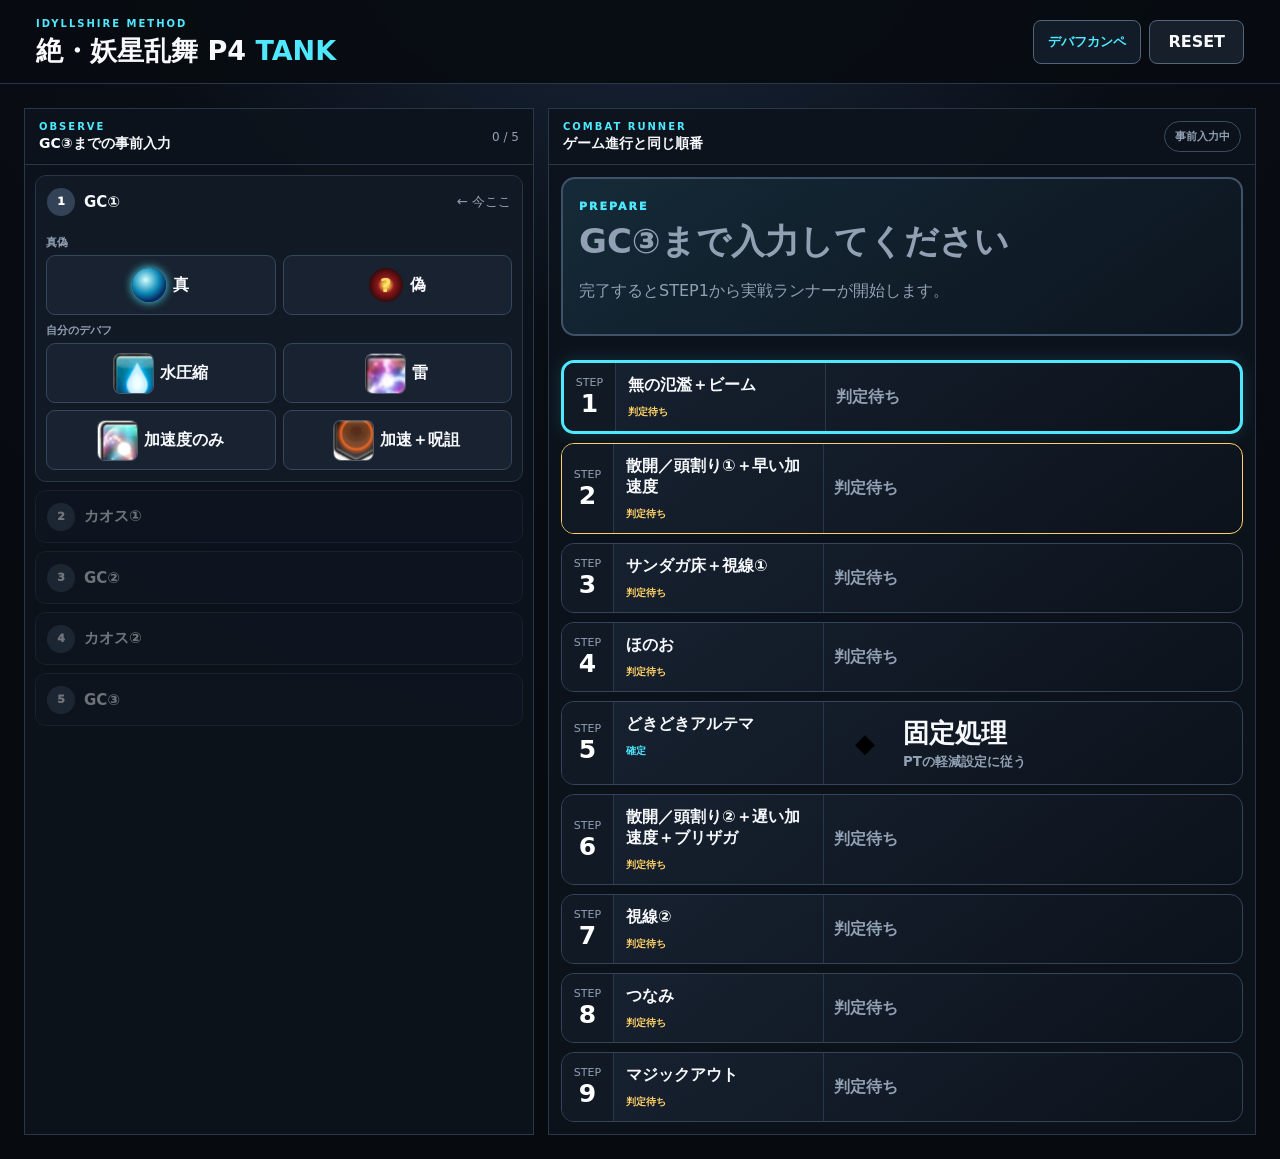
<file: index.html>
<!doctype html><html lang="ja"><head><meta charset="utf-8"><meta name="viewport" content="width=device-width,initial-scale=1"><title>絶・妖星乱舞 P4 TANK</title><link rel="stylesheet" href="styles.css"></head>
<body><header><div><span class="eyebrow">IDYLLSHIRE METHOD</span><h1>絶・妖星乱舞 P4 <b>TANK</b></h1></div><div class="header-actions"><a href="debuff-cheatsheet.html">デバフカンペ</a><button id="reset" class="reset">RESET</button></div></header>
<main><section class="input-panel"><div class="bar"><div><span>OBSERVE</span><strong>GC③までの事前入力</strong></div><div id="progress" class="progress"></div></div><div id="inputs" class="inputs"></div></section>
<section class="result-panel"><div class="bar"><div><span>COMBAT RUNNER</span><strong>ゲーム進行と同じ順番</strong></div><div id="phaseBadge" class="phase-badge">事前入力中</div></div><div id="runner" class="runner"></div><div id="timeline" class="timeline"></div></section></main>
<script src="app.js"></script></body></html>
</file>
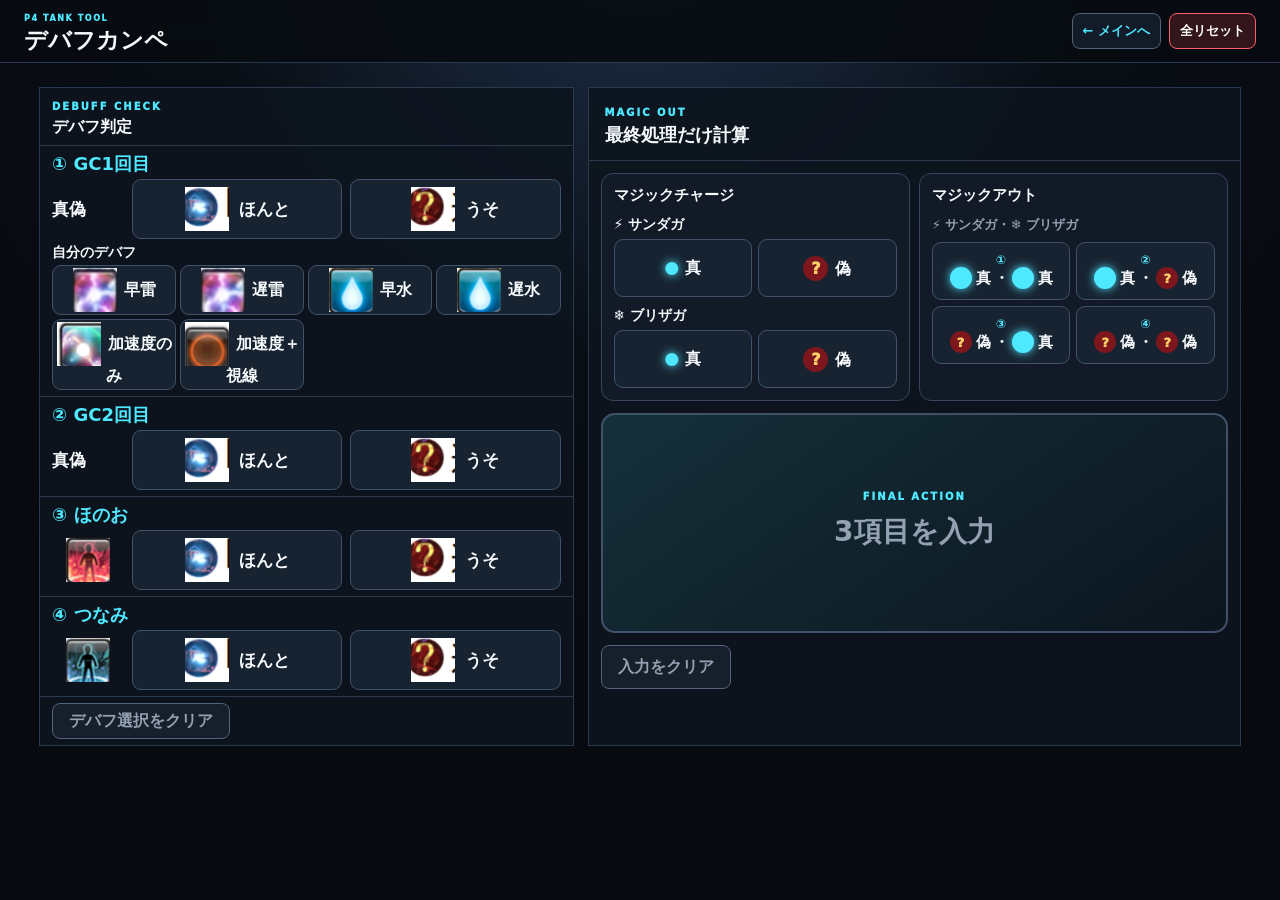
<file: debuff-cheatsheet.html>
<!doctype html>
<html lang="ja">
<head>
  <meta charset="utf-8">
  <meta name="viewport" content="width=device-width,initial-scale=1">
  <title>P4 デバフカンペ・マジックアウト計算</title>
  <link rel="stylesheet" href="debuff-cheatsheet.css">
</head>
<body>
  <header>
    <div><span>P4 TANK TOOL</span><h1>デバフカンペ</h1></div>
    <div class="header-actions"><a href="index.html">← メインへ</a><button id="reset-all">全リセット</button></div>
  </header>
  <main>
    <section class="cheatsheet">
      <div class="section-head"><span>DEBUFF CHECK</span><h2>デバフ判定</h2></div>
      <div id="debuff-input">
        <div class="gc-select"><h3>① GC1回目</h3>
          <div class="choice-row" data-key="gc1-truth"><b>真偽</b><button data-value="ほんと"><i class="tile-icon sprite gc-true"></i><span>ほんと</span></button><button data-value="うそ"><i class="tile-icon sprite gc-false"></i><span>うそ</span></button></div>
          <div class="element-choice" data-gc="gc1"><b>自分のデバフ</b><div class="element-grid"><button data-kind="雷" data-timing="早"><i class="tile-icon sprite lightning"></i><span>早雷</span></button><button data-kind="雷" data-timing="遅"><i class="tile-icon sprite lightning"></i><span>遅雷</span></button><button data-kind="水" data-timing="早"><i class="tile-icon sprite water"></i><span>早水</span></button><button data-kind="水" data-timing="遅"><i class="tile-icon sprite water"></i><span>遅水</span></button><button data-role="accel"><i class="tile-icon sprite acceleration"></i><span>加速度のみ</span></button><button data-role="gaze"><i class="tile-icon sprite gaze"></i><span>加速度＋視線</span></button></div></div>
        </div>
        <div class="gc-select"><h3>② GC2回目</h3>
          <div class="choice-row" data-key="gc2-truth"><b>真偽</b><button data-value="ほんと"><i class="tile-icon sprite gc-true"></i><span>ほんと</span></button><button data-value="うそ"><i class="tile-icon sprite gc-false"></i><span>うそ</span></button></div>
          <div class="element-choice" data-gc="gc2" hidden><b>自分のデバフ（成立する候補のみ表示）</b><div class="element-grid"><button data-kind="雷" data-timing="早"><i class="tile-icon sprite lightning"></i><span>早雷</span></button><button data-kind="雷" data-timing="遅"><i class="tile-icon sprite lightning"></i><span>遅雷</span></button><button data-kind="水" data-timing="早"><i class="tile-icon sprite water"></i><span>早水</span></button><button data-kind="水" data-timing="遅"><i class="tile-icon sprite water"></i><span>遅水</span></button><button data-role="accel"><i class="tile-icon sprite acceleration"></i><span>加速度のみ</span></button><button data-role="gaze"><i class="tile-icon sprite gaze"></i><span>加速度＋視線</span></button></div></div>
        </div>
        <div class="gc-select"><h3>③ ほのお</h3>
          <div class="choice-row" data-key="fire-truth"><b class="mechanic-label" aria-label="ほのお"><i class="sprite fire"></i></b><button data-value="ほんと"><i class="tile-icon sprite gc-true"></i><span>ほんと</span></button><button data-value="うそ"><i class="tile-icon sprite gc-false"></i><span>うそ</span></button></div>
        </div>
        <div class="gc-select"><h3>④ つなみ</h3>
          <div class="choice-row" data-key="tsunami-truth"><b class="mechanic-label" aria-label="つなみ"><i class="sprite chaos-water"></i></b><button data-value="ほんと"><i class="tile-icon sprite gc-true"></i><span>ほんと</span></button><button data-value="うそ"><i class="tile-icon sprite gc-false"></i><span>うそ</span></button></div>
        </div>
        <button id="clear-debuff" class="clear">デバフ選択をクリア</button>
      </div>
      <div id="debuff-result" class="timeline-result" aria-live="polite" hidden></div>
    </section>

    <section class="calculator">
      <div class="section-head"><span>MAGIC OUT</span><h2>最終処理だけ計算</h2></div>
      <div class="calc-grid">
        <article class="input-card">
          <h3>マジックチャージ</h3>
          <div class="truth-input" data-key="chargeThunder"><b>⚡ サンダガ</b><div></div></div>
          <div class="truth-input" data-key="chargeBlizzard"><b>❄ ブリザガ</b><div></div></div>
        </article>
        <article class="input-card out-card">
          <h3>マジックアウト</h3>
          <p class="out-order">⚡ サンダガ・❄ ブリザガ</p>
          <div class="out-pattern" role="group" aria-label="マジックアウトのサンダガとブリザガの真偽">
            <button class="out-choice" data-out-thunder="true" data-out-blizzard="true"><b>①</b><span class="out-values"><span class="out-value true"><i aria-hidden="true"></i>真</span><span>・</span><span class="out-value true"><i aria-hidden="true"></i>真</span></span></button>
            <button class="out-choice" data-out-thunder="true" data-out-blizzard="false"><b>②</b><span class="out-values"><span class="out-value true"><i aria-hidden="true"></i>真</span><span>・</span><span class="out-value false"><i aria-hidden="true">?</i>偽</span></span></button>
            <button class="out-choice" data-out-thunder="false" data-out-blizzard="true"><b>③</b><span class="out-values"><span class="out-value false"><i aria-hidden="true">?</i>偽</span><span>・</span><span class="out-value true"><i aria-hidden="true"></i>真</span></span></button>
            <button class="out-choice" data-out-thunder="false" data-out-blizzard="false"><b>④</b><span class="out-values"><span class="out-value false"><i aria-hidden="true">?</i>偽</span><span>・</span><span class="out-value false"><i aria-hidden="true">?</i>偽</span></span></button>
          </div>
        </article>
      </div>
      <div id="result" class="result pending" aria-live="polite">
        <span>FINAL ACTION</span>
        <h2>3項目を入力</h2>
      </div>
      <button id="clear" class="clear">入力をクリア</button>
    </section>
  </main>
  <script src="debuff-cheatsheet.js"></script>
</body>
</html>
</file>
<file: styles.css>
:root{color-scheme:dark;--bg:#070a0f;--line:#29374b;--ink:#f7f9fc;--muted:#91a0b3;--cyan:#4ee8ff;--red:#ff5e68;--gold:#ffd166}*{box-sizing:border-box}body{margin:0;min-height:100vh;background:radial-gradient(circle at 50% -20%,#20314b,#090d14 38%,var(--bg) 72%);color:var(--ink);font-family:Inter,"Noto Sans JP",system-ui,sans-serif}button{font:inherit;color:inherit}header{position:sticky;top:0;z-index:20;display:flex;justify-content:space-between;align-items:center;padding:12px clamp(14px,3vw,36px);background:#080c12ed;border-bottom:1px solid var(--line);backdrop-filter:blur(12px)}h1{font-size:clamp(18px,2.2vw,27px);margin:2px 0}h1 b,.eyebrow,.bar span{color:var(--cyan)}.eyebrow,.bar span{font-size:10px;font-weight:900;letter-spacing:.2em}.reset{min-height:44px;padding:0 18px;border:1px solid #53637a;border-radius:8px;background:#171f2b;font-weight:900}.reset:hover{border-color:var(--red);color:var(--red)}main{max-width:1500px;margin:auto;padding:clamp(10px,2vw,24px);display:grid;grid-template-columns:minmax(340px,510px) minmax(0,1fr);gap:14px}section{border:1px solid var(--line);background:#0d131ce8}.bar{min-height:56px;padding:11px 14px;border-bottom:1px solid var(--line);display:flex;align-items:center;justify-content:space-between;gap:12px}.bar>div:first-child{display:grid;gap:3px}.bar strong{font-size:14px}.progress{font-size:12px;color:var(--muted);white-space:nowrap}.inputs{padding:10px}.input-stage{border:1px solid var(--line);border-radius:11px;background:#111925;margin-bottom:8px;overflow:hidden}.input-stage.locked{opacity:.42}.stage-title{width:100%;min-height:51px;border:0;background:#111925;padding:8px 11px;display:flex;align-items:center;gap:9px;text-align:left}.stage-title .num{display:grid;place-items:center;width:28px;height:28px;border-radius:50%;background:#344257;color:#fff;font-size:11px;font-weight:1000}.input-stage.complete .stage-title .num{background:var(--cyan);color:#031116}.stage-title strong{font-size:15px}.stage-title small{margin-left:auto;color:var(--muted)}.stage-body{display:none;padding:0 10px 11px}.input-stage.open .stage-body{display:block}.group{margin-top:8px}.group-label{display:block;margin:0 0 5px;color:var(--muted);font-size:11px;font-weight:900}.choices{display:grid;grid-template-columns:repeat(2,minmax(0,1fr));gap:7px}.choice{position:relative;min-height:60px;border:1px solid #36465d;border-radius:9px;background:#182230;display:flex;align-items:center;justify-content:center;gap:7px;font-weight:900;line-height:1.1}.choice:hover{border-color:#8194ad}.choice.selected{border:3px solid var(--cyan);background:#15313a}.choice.selected:after{content:"✓";position:absolute;right:5px;top:3px;color:var(--cyan)}.choice[disabled]{opacity:.2}.mark{display:grid;place-items:center;width:34px;height:34px;border-radius:50%;font-size:20px}.true .mark{background:radial-gradient(circle at 40% 35%,#d2ffff,#0c89b7 45%,#062b64 70%);box-shadow:0 0 10px #4ee8ff}.false .mark{background:radial-gradient(circle,#f8c350 0 12%,#8d1719 34%,#32090d 72%);color:#ffe368}.false.selected{border-color:var(--red);background:#381b23}.game-icon{width:39px;height:39px;flex:0 0 39px;border-radius:7px;background-image:url('assets/icon-source.png');background-repeat:no-repeat;background-size:1348px 751px;box-shadow:0 0 0 1px #ffffff40}.i-water{background-position:-782px -18px}.i-lightning{background-position:-782px -135px}.i-accel{background-position:-15px -559px}.i-gaze{background-position:-782px -638px}.i-fire{background-position:-782px -383px}.i-wave{background-position:-782px -509px}.auto{min-height:45px;border:1px solid #344257;border-radius:8px;display:flex;align-items:center;justify-content:center;color:var(--cyan);background:#10232c;font-size:12px;font-weight:900}.modes{display:flex;gap:5px}.modes button{min-height:36px;border:1px solid #3c4c63;background:#151e2a;border-radius:7px;padding:0 11px}.modes button.active{border-color:var(--cyan);color:var(--cyan)}.now-next{display:none;margin:12px;padding:12px;border:1px solid var(--cyan);border-radius:12px;background:#10202b}.combat .now-next{display:grid;grid-template-columns:1fr 1fr;gap:12px}.now-next article{min-width:0}.now-next span{color:var(--cyan);font-size:11px;font-weight:1000;letter-spacing:.16em}.now-next h3{margin:5px 0;font-size:20px}.now-next strong{font-size:24px}.timeline{padding:12px;display:grid;gap:9px}.step{display:grid;grid-template-columns:66px minmax(170px,230px) minmax(0,1fr);align-items:stretch;border:1px solid #35445b;border-radius:13px;background:linear-gradient(145deg,#172231,#0c121b);overflow:hidden;cursor:pointer}.step.current{border:3px solid var(--cyan);box-shadow:0 0 18px #4ee8ff26}.step.past{opacity:.45}.step-no{display:grid;place-content:center;text-align:center;background:#111925;border-right:1px solid var(--line);font-size:11px;color:var(--muted)}.step-no b{display:block;color:#fff;font-size:25px}.step-info{padding:12px;border-right:1px solid var(--line)}.step-info h2{font-size:16px;margin:0 0 4px}.status{font-size:10px;font-weight:900;color:var(--gold)}.confirmed .status{color:var(--cyan)}.actions{padding:10px;display:flex;flex-wrap:wrap;gap:8px;align-items:center}.action{min-width:135px;flex:1;display:grid;grid-template-columns:62px 1fr;align-items:center;gap:7px}.action svg{width:62px;height:62px}.action strong{font-size:clamp(18px,2vw,27px);display:block}.action small{color:var(--muted);font-weight:800}.pending-msg{color:var(--muted);font-weight:900}.combat .timeline{gap:5px}.combat .step{grid-template-columns:48px 145px 1fr}.combat .step-info{padding:8px}.combat .step-info h2{font-size:13px}.combat .action svg,.combat .action small,.combat .status{display:none}.combat .action{display:block;min-width:90px}.combat .action strong{font-size:20px}.combat .actions{padding:7px}.combat .step-no b{font-size:19px}
@media(max-width:930px){main{grid-template-columns:1fr}.input-panel{order:1}.result-panel{order:2}}@media(max-width:620px){header{padding:9px 11px}.eyebrow{display:none}main{padding:7px}.bar{padding:9px}.step,.combat .step{grid-template-columns:48px 1fr}.step-info{border-right:0}.actions{grid-column:2;padding:8px;border-top:1px solid var(--line)}.action{min-width:125px}.combat .now-next{grid-template-columns:1fr}.progress{font-size:10px}.choice{min-height:58px}.modes button{padding:0 8px}}
.modes button{min-height:44px}
.phase-badge{padding:7px 10px;border:1px solid #3c4c63;border-radius:999px;color:var(--muted);font-size:11px;font-weight:900}.phase-badge.live{border-color:var(--cyan);color:var(--cyan)}.input-panel.ready .inputs{display:none}.input-panel.ready .bar{border-bottom:0}.runner{margin:12px;padding:16px;border:2px solid var(--cyan);border-radius:14px;background:linear-gradient(145deg,#152a38,#0c141e)}.runner.waiting{border-color:#40516a;color:var(--muted)}.runner-label{color:var(--cyan);font-size:11px;font-weight:1000;letter-spacing:.18em}.runner h2{font-size:clamp(21px,3vw,34px);margin:5px 0 12px}.runner-actions{display:flex;flex-wrap:wrap;gap:9px}.runner .action{min-width:180px;padding:8px;border:1px solid #33455c;border-radius:10px;background:#101925}.runner-observe{margin-top:10px;padding:12px;border:1px solid var(--gold);border-radius:11px;background:#2b2513}.runner-observe h3{margin:0 0 8px;color:var(--gold);font-size:16px}.runner-observe .choices{max-width:440px}.runner-controls{display:flex;justify-content:space-between;gap:8px;margin-top:14px}.runner-controls button{min-height:52px;border:1px solid #53637a;border-radius:9px;background:#182230;padding:0 18px;font-weight:1000}.runner-controls .advance{margin-left:auto;min-width:170px;border-color:var(--cyan);background:#15313a;color:var(--cyan)}.runner-controls button:disabled{opacity:.3}.next-preview{margin-top:10px;padding-top:10px;border-top:1px solid #33455c;color:var(--muted);font-size:13px}.timeline .step{grid-template-columns:52px minmax(150px,210px) minmax(0,1fr)}.step.next{border-color:var(--gold)}
@media(max-width:620px){.runner{margin:8px;padding:12px}.runner h2{font-size:22px}.runner .action{min-width:130px}.runner-controls button{padding:0 12px}.runner-controls .advance{min-width:145px}.timeline .step{grid-template-columns:45px 1fr}}
main:has(.input-panel.ready){grid-template-columns:1fr}.input-panel.ready{display:none}.runner.complete{border-color:#62f5a1;background:linear-gradient(145deg,#133126,#0c1713)}
.header-actions{display:flex;align-items:center;gap:8px}.header-actions a{display:flex;align-items:center;min-height:44px;padding:0 14px;border:1px solid #53637a;border-radius:8px;color:var(--cyan);font-size:13px;font-weight:900;text-decoration:none;background:#121c28}
</file>
<file: debuff-cheatsheet.css>
:root{color-scheme:dark;--bg:#070a0f;--panel:#101722;--line:#2a394d;--ink:#f6f9fc;--muted:#93a1b3;--cyan:#4ee8ff;--red:#ff5e68;--gold:#ffd166}*{box-sizing:border-box}body{margin:0;min-height:100vh;background:radial-gradient(circle at 50% -10%,#20324c,#090e15 38%,var(--bg) 75%);color:var(--ink);font-family:Inter,"Noto Sans JP",system-ui,sans-serif}button{font:inherit;color:inherit}header{position:sticky;top:0;z-index:10;display:flex;justify-content:space-between;align-items:center;padding:12px clamp(14px,3vw,36px);background:#080c12ed;border-bottom:1px solid var(--line);backdrop-filter:blur(12px)}header span,.section-head span{color:var(--cyan);font-size:10px;font-weight:1000;letter-spacing:.2em}h1{margin:2px 0;font-size:clamp(20px,3vw,29px)}header a{display:flex;align-items:center;min-height:44px;padding:0 14px;border:1px solid #53637a;border-radius:8px;color:var(--cyan);font-weight:900;text-decoration:none;background:#121c28}main{max-width:1250px;margin:auto;padding:clamp(10px,2vw,24px);display:grid;grid-template-columns:minmax(0,.9fr) minmax(420px,1.1fr);gap:14px}section{border:1px solid var(--line);background:#0d141ee8}.section-head{padding:13px 16px;border-bottom:1px solid var(--line)}.section-head h2{margin:3px 0 0;font-size:18px}.debuff-group{padding:14px 16px;border-bottom:1px solid var(--line)}.debuff-group:last-child{border-bottom:0}.group-title{display:flex;align-items:center;gap:10px;margin-bottom:10px}.group-title b{display:grid;place-items:center;min-height:28px;padding:0 9px;border-radius:999px;background:var(--cyan);color:#031219;font-size:11px}.group-title span{color:var(--muted);font-size:12px;font-weight:900}.debuff-grid{display:grid;grid-template-columns:repeat(3,1fr);gap:8px}.debuff-grid.two{grid-template-columns:repeat(2,1fr)}.debuff-grid article{min-height:145px;padding:13px 8px;border:1px solid #35465d;border-radius:12px;background:linear-gradient(145deg,#172332,#0d141e);display:grid;place-items:center;text-align:center}.debuff-grid strong{font-size:17px;line-height:1.25}.icon-window{width:72px;height:72px;display:grid;place-items:center;overflow:hidden;border-radius:11px;background:#070b11;box-shadow:0 0 18px #4ee8ff20}.sprite{display:block;width:44px;height:44px;background-image:url('assets/icon-source.png');background-repeat:no-repeat;background-size:1348px 751px;transform:scale(1.5)}.water{background-position:-782px -18px}.lightning{background-position:-782px -135px}.acceleration{background-position:-15px -559px}.allagan{background-position:-15px -153px}.transcendence{background-position:-15px -294px}.calculator{position:relative}.calc-grid{display:grid;grid-template-columns:repeat(2,1fr);gap:9px;padding:12px}.input-card{padding:12px;border:1px solid #35465d;border-radius:12px;background:#111a26}.input-card h3{margin:0 0 11px;font-size:15px}.truth-input{margin-top:10px}.truth-input b{display:block;margin-bottom:5px;font-size:14px}.truth-input>div{display:grid;grid-template-columns:1fr 1fr;gap:6px}.truth{min-height:58px;border:1px solid #40516a;border-radius:9px;background:#182331;font-weight:1000}.truth.true:before{content:'●';margin-right:7px;color:var(--cyan);text-shadow:0 0 10px var(--cyan)}.truth.false:before{content:'?';display:inline-grid;place-items:center;width:25px;height:25px;margin-right:7px;border-radius:50%;background:#7d171d;color:var(--gold)}.truth.selected{border:3px solid var(--cyan);background:#15323c}.truth.false.selected{border-color:var(--red);background:#381c24}.result{margin:0 12px 12px;min-height:220px;padding:16px;border:2px solid var(--cyan);border-radius:14px;background:linear-gradient(145deg,#15303a,#0c151e);display:grid;align-content:center;gap:7px;text-align:center}.result.pending{border-color:#40516a;color:var(--muted)}.result>span{color:var(--cyan);font-size:10px;font-weight:1000;letter-spacing:.2em}.result h2{margin:4px 0;font-size:28px}.final-actions{display:grid;grid-template-columns:1fr 1fr;gap:9px}.final-action{padding:15px 8px;border:1px solid #3c526b;border-radius:11px;background:#0d1721}.final-action i{display:block;font-style:normal;font-size:38px}.final-action strong{display:block;font-size:clamp(20px,3vw,31px);line-height:1.15}.final-action small{display:block;margin-top:5px;color:var(--muted);font-weight:900}.clear{display:block;min-height:44px;margin:0 12px 12px;padding:0 16px;border:1px solid #53637a;border-radius:8px;background:#171f2b;color:var(--muted);font-weight:900}
@media(max-width:850px){main{grid-template-columns:1fr}}@media(max-width:520px){header{padding:9px 11px}.calc-grid{grid-template-columns:1fr}.debuff-grid{grid-template-columns:repeat(2,1fr)}.debuff-grid article{min-height:130px}.final-actions{grid-template-columns:1fr}.result{min-height:260px}.truth{min-height:60px}}
.allagan{background-position:-15px -202px}.transcendence{background-position:-15px -386px}
.debuff-grid small{margin-top:-8px;color:var(--gold);font-size:15px;font-weight:1000;letter-spacing:.08em}
.gc-select{padding:14px 16px;border-bottom:1px solid var(--line)}.gc-select h3{margin:0 0 10px;color:var(--cyan);font-size:24px}.choice-row{display:grid;grid-template-columns:72px 1fr 1fr;gap:8px;align-items:center;margin-top:8px}.choice-row b{font-size:17px}.choice-row button{min-height:58px;border:1px solid #40516a;border-radius:9px;background:#182331;font-size:20px;font-weight:1000}.choice-row button.selected{border:3px solid var(--cyan);background:#15323c;color:#fff}.debuff-result{margin:12px;min-height:150px;padding:16px;border:2px solid #40516a;border-radius:14px;background:linear-gradient(145deg,#15303a,#0c151e)}.debuff-result>span{color:var(--cyan);font-size:10px;font-weight:1000;letter-spacing:.2em}.debuff-result h3{margin:12px 0;color:var(--muted);font-size:25px}.debuff-result p{margin:10px 0;font-size:clamp(23px,3vw,34px);font-weight:1000;line-height:1.25}.debuff-result p b{color:var(--cyan);margin-right:12px}@media(max-width:520px){.choice-row{grid-template-columns:58px 1fr 1fr}.choice-row b{font-size:15px}.choice-row button{font-size:18px}.debuff-result p{font-size:25px}}
.choice-row button{display:flex;align-items:center;justify-content:center;gap:10px;padding:7px}.tile-icon{flex:0 0 44px;transform:scale(1)}.gaze{background-position:-782px -621px}.fire{background-position:-782px -385px}.chaos-water{background-position:-782px -505px}@media(max-width:520px){.choice-row button{flex-direction:column;gap:3px;min-height:88px;padding:5px;font-size:16px}}
.header-actions{display:flex;align-items:center;gap:8px}.header-actions button{min-height:44px;padding:0 14px;border:1px solid var(--red);border-radius:8px;background:#32161b;color:#fff;font-weight:1000}.timeline-result{padding:12px}.timeline-step{display:grid;grid-template-columns:44px 96px 1fr;align-items:center;gap:10px;min-height:105px;padding:11px;border-bottom:1px solid var(--line);background:linear-gradient(145deg,#172332,#0d141e)}.timeline-step:first-child{border-radius:12px 12px 0 0}.timeline-step b{color:var(--cyan);font-size:32px}.timeline-icons{display:flex;flex-wrap:wrap;gap:4px}.timeline-icons .sprite{transform:scale(1)}.timeline-copy small{display:block;color:var(--muted);font-size:12px;font-weight:900}.timeline-copy strong{display:block;margin-top:3px;font-size:clamp(23px,3vw,32px);line-height:1.2}.timeline-controls{display:flex;gap:8px;margin-top:12px}.timeline-controls button{flex:1;min-height:48px;border:1px solid #53637a;border-radius:8px;background:#171f2b;font-weight:1000}[hidden]{display:none!important}@media(max-width:520px){.header-actions{gap:5px}.header-actions a,.header-actions button{padding:0 8px;font-size:12px}.timeline-step{grid-template-columns:34px 50px 1fr}.timeline-step b{font-size:26px}.timeline-copy strong{font-size:22px}}
.gc-false{background-position:-7px -142px}.gc-true{background-position:-7px -88px}.timeline-step{grid-template-columns:44px 1fr}.timeline-copy>small{margin-bottom:7px}.timeline-action{display:grid;grid-template-columns:96px 1fr;align-items:center;gap:10px;margin-top:6px}.timeline-action .timeline-icons{min-height:44px}.timeline-action strong{margin:0;font-size:clamp(23px,3vw,32px)}@media(max-width:520px){.timeline-step{grid-template-columns:34px 1fr}.timeline-action{grid-template-columns:92px 1fr}.timeline-action strong{font-size:21px}}
.choice-row.multi{grid-template-columns:72px 1fr 1fr}.choice-row.multi>b{grid-row:1/3}.auto-value{margin:10px 0 0 80px;padding:12px;border:1px dashed #53637a;border-radius:9px;color:var(--cyan);font-size:17px;font-weight:1000}.timeline-note{color:var(--gold);font-size:15px;font-weight:1000}@media(max-width:520px){.choice-row.multi{grid-template-columns:58px 1fr 1fr}.auto-value{margin-left:66px;font-size:15px}}
.element-choice{margin-top:12px}.element-choice>b{display:block;margin-bottom:7px;font-size:17px}.element-grid{display:grid;grid-template-columns:repeat(4,1fr);gap:7px}.element-grid button{min-height:70px;padding:6px;border:1px solid #40516a;border-radius:9px;background:#182331;font-size:19px;font-weight:1000}.element-grid button.selected{border:3px solid var(--cyan);background:#15323c}.element-grid .tile-icon{display:inline-block;margin-right:7px;vertical-align:middle}@media(max-width:520px){.element-grid{grid-template-columns:repeat(2,1fr)}.element-grid button{min-height:62px;font-size:17px}}
@media(min-width:851px){.cheatsheet .section-head{padding:7px 12px}.cheatsheet .section-head h2{font-size:16px}.cheatsheet .gc-select{padding:6px 12px}.cheatsheet .gc-select h3{margin-bottom:3px;font-size:18px}.cheatsheet .choice-row{margin-top:3px}.cheatsheet .choice-row button{min-height:46px;font-size:17px}.cheatsheet .element-choice{margin-top:5px}.cheatsheet .element-choice>b{margin-bottom:3px;font-size:14px}.cheatsheet .element-grid{gap:4px}.cheatsheet .element-grid button{min-height:50px;padding:2px;font-size:16px}.cheatsheet .auto-value{margin-top:5px;padding:7px}.cheatsheet .clear{min-height:36px;margin:6px 12px}.cheatsheet .timeline-result{padding:7px}.cheatsheet .timeline-step{min-height:76px;padding:6px}.cheatsheet .timeline-copy>small{margin-bottom:2px}.cheatsheet .timeline-action{margin-top:2px}.cheatsheet .timeline-controls{margin-top:7px}.cheatsheet .timeline-controls button{min-height:40px}}
.mechanic-label{height:44px;display:grid;place-items:center;overflow:hidden}.mechanic-label .sprite{transform:scale(1)}body>header{padding:6px clamp(12px,2vw,24px)}body>header span{font-size:8px}body>header h1{margin:0;font-size:clamp(17px,2vw,23px)}header .header-actions a,header .header-actions button{min-height:36px;padding:0 10px;font-size:13px}
@media(min-width:851px) and (max-height:820px){main{padding:5px 10px;gap:8px}.cheatsheet .section-head{padding:2px 10px}.cheatsheet .section-head span{display:none}.cheatsheet .section-head h2{margin:0;font-size:14px}.cheatsheet .gc-select{padding:2px 10px}.cheatsheet .gc-select h3{margin:0;font-size:14px}.cheatsheet .choice-row{margin-top:2px}.cheatsheet .choice-row button{min-height:44px;padding:2px;font-size:15px}.cheatsheet .element-choice{margin-top:2px}.cheatsheet .element-choice>b{margin-bottom:2px;font-size:12px}.cheatsheet .element-grid{gap:3px}.cheatsheet .element-grid button{min-height:46px;padding:1px;font-size:14px}.cheatsheet .element-grid .tile-icon{width:38px;height:38px;margin-right:2px}.cheatsheet .clear{min-height:30px;margin:3px 10px}.cheatsheet .mechanic-label{height:38px}}
.own-gaze strong{color:var(--gold);text-shadow:0 0 14px #ffd16640}.own-gaze-badge{display:inline-block;margin-top:5px;padding:3px 7px;border:1px solid #ffd16680;border-radius:999px;background:#3a3017;color:var(--gold);font-size:12px;font-weight:1000}.out-order{margin:0 0 8px;color:var(--muted);font-size:13px;font-weight:900}.out-pattern{display:grid;grid-template-columns:1fr 1fr;gap:6px}.out-choice{min-height:58px;padding:6px;border:1px solid #40516a;border-radius:9px;background:#182331;font-weight:1000}.out-choice>b{display:block;color:var(--cyan);font-size:12px}.out-values{display:flex;align-items:center;justify-content:center;gap:3px;font-size:15px}.out-value{display:inline-flex;align-items:center;gap:4px}.out-value i{display:inline-grid;place-items:center;width:22px;height:22px;border-radius:50%;font-style:normal;font-size:13px}.out-value.true i{background:var(--cyan);box-shadow:0 0 10px var(--cyan)}.out-value.false i{background:#7d171d;color:var(--gold)}.out-choice.selected{border:3px solid var(--cyan);background:#15323c}.out-choice:focus-visible,.truth:focus-visible{outline:3px solid var(--gold);outline-offset:2px}@media(max-width:520px){.out-choice{min-height:64px}.out-values{font-size:14px}.out-value i{width:20px;height:20px}}
.own-acceleration .acceleration-command{color:var(--cyan);text-shadow:0 0 14px #4ee8ff55}.own-acceleration-badge{display:inline-block;margin-top:5px;padding:3px 7px;border:1px solid #4ee8ff80;border-radius:999px;background:#12343d;color:var(--cyan);font-size:12px;font-weight:1000}
</file>
